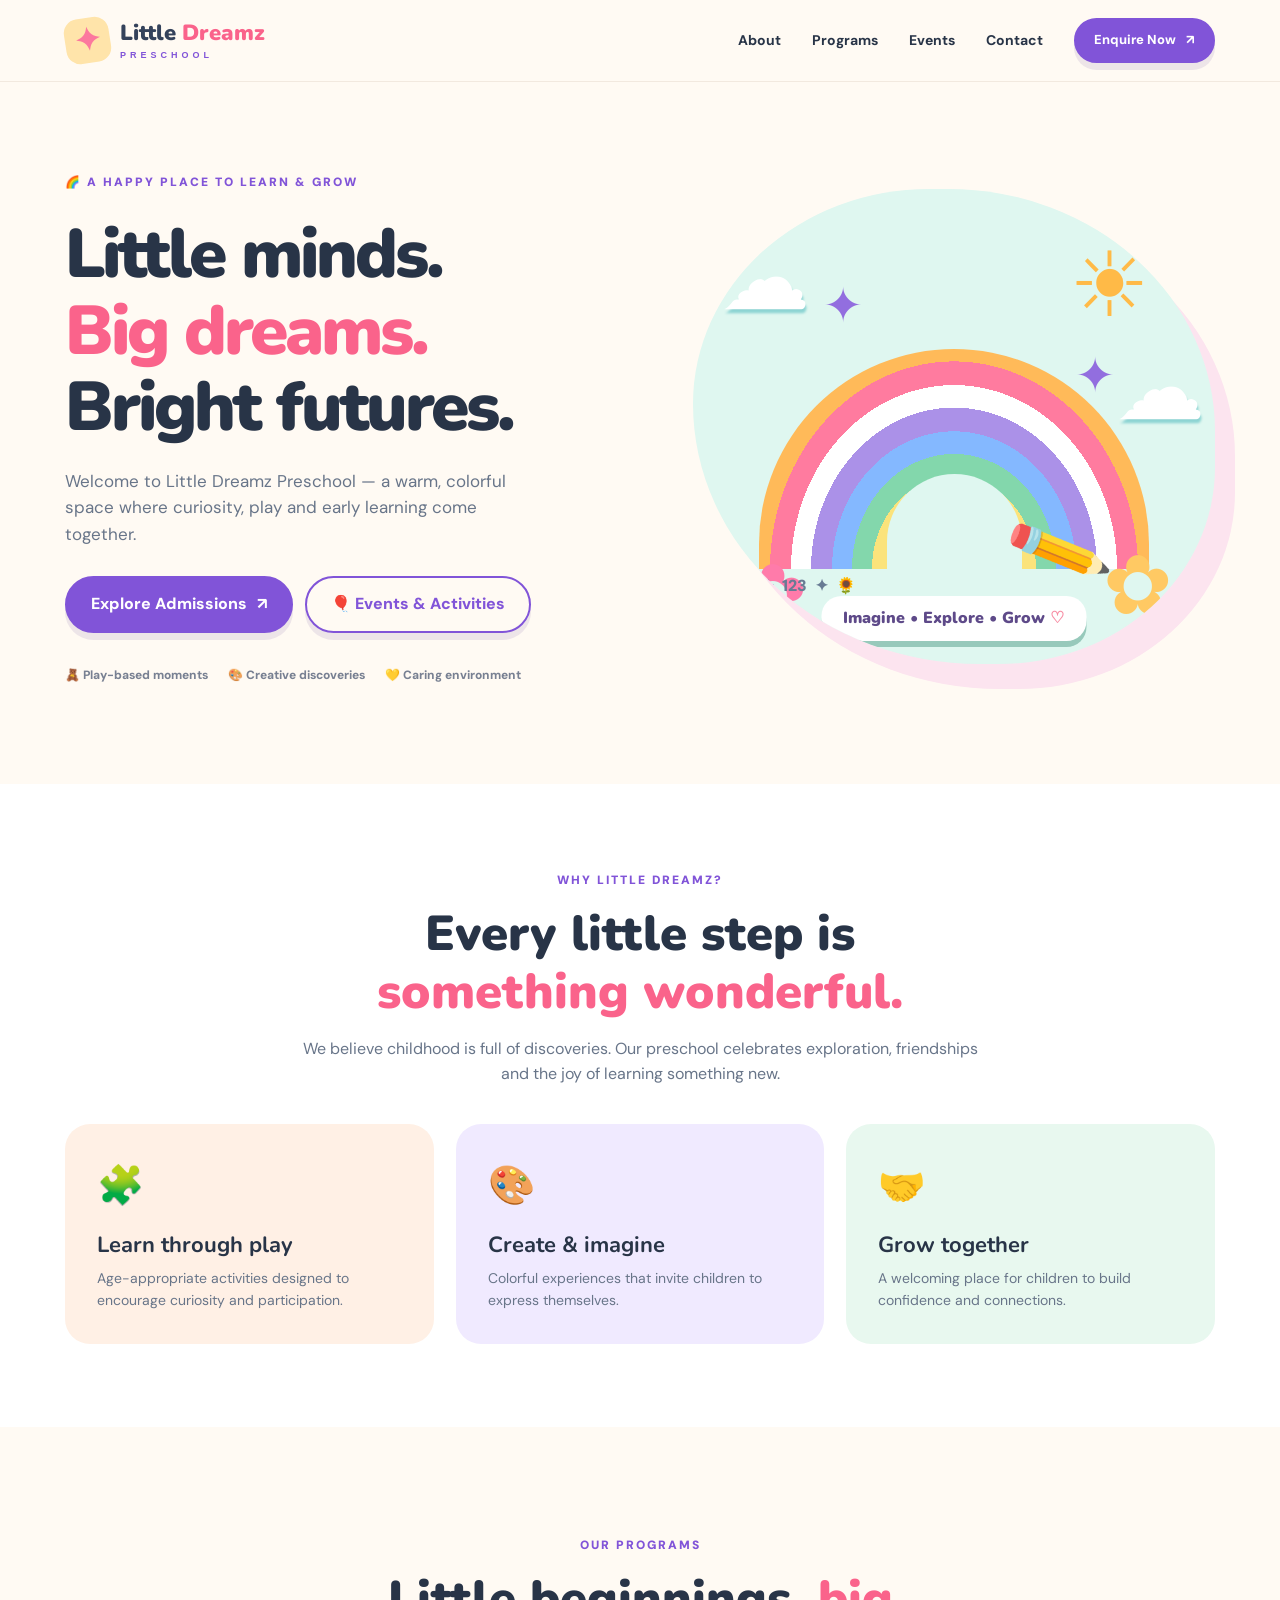
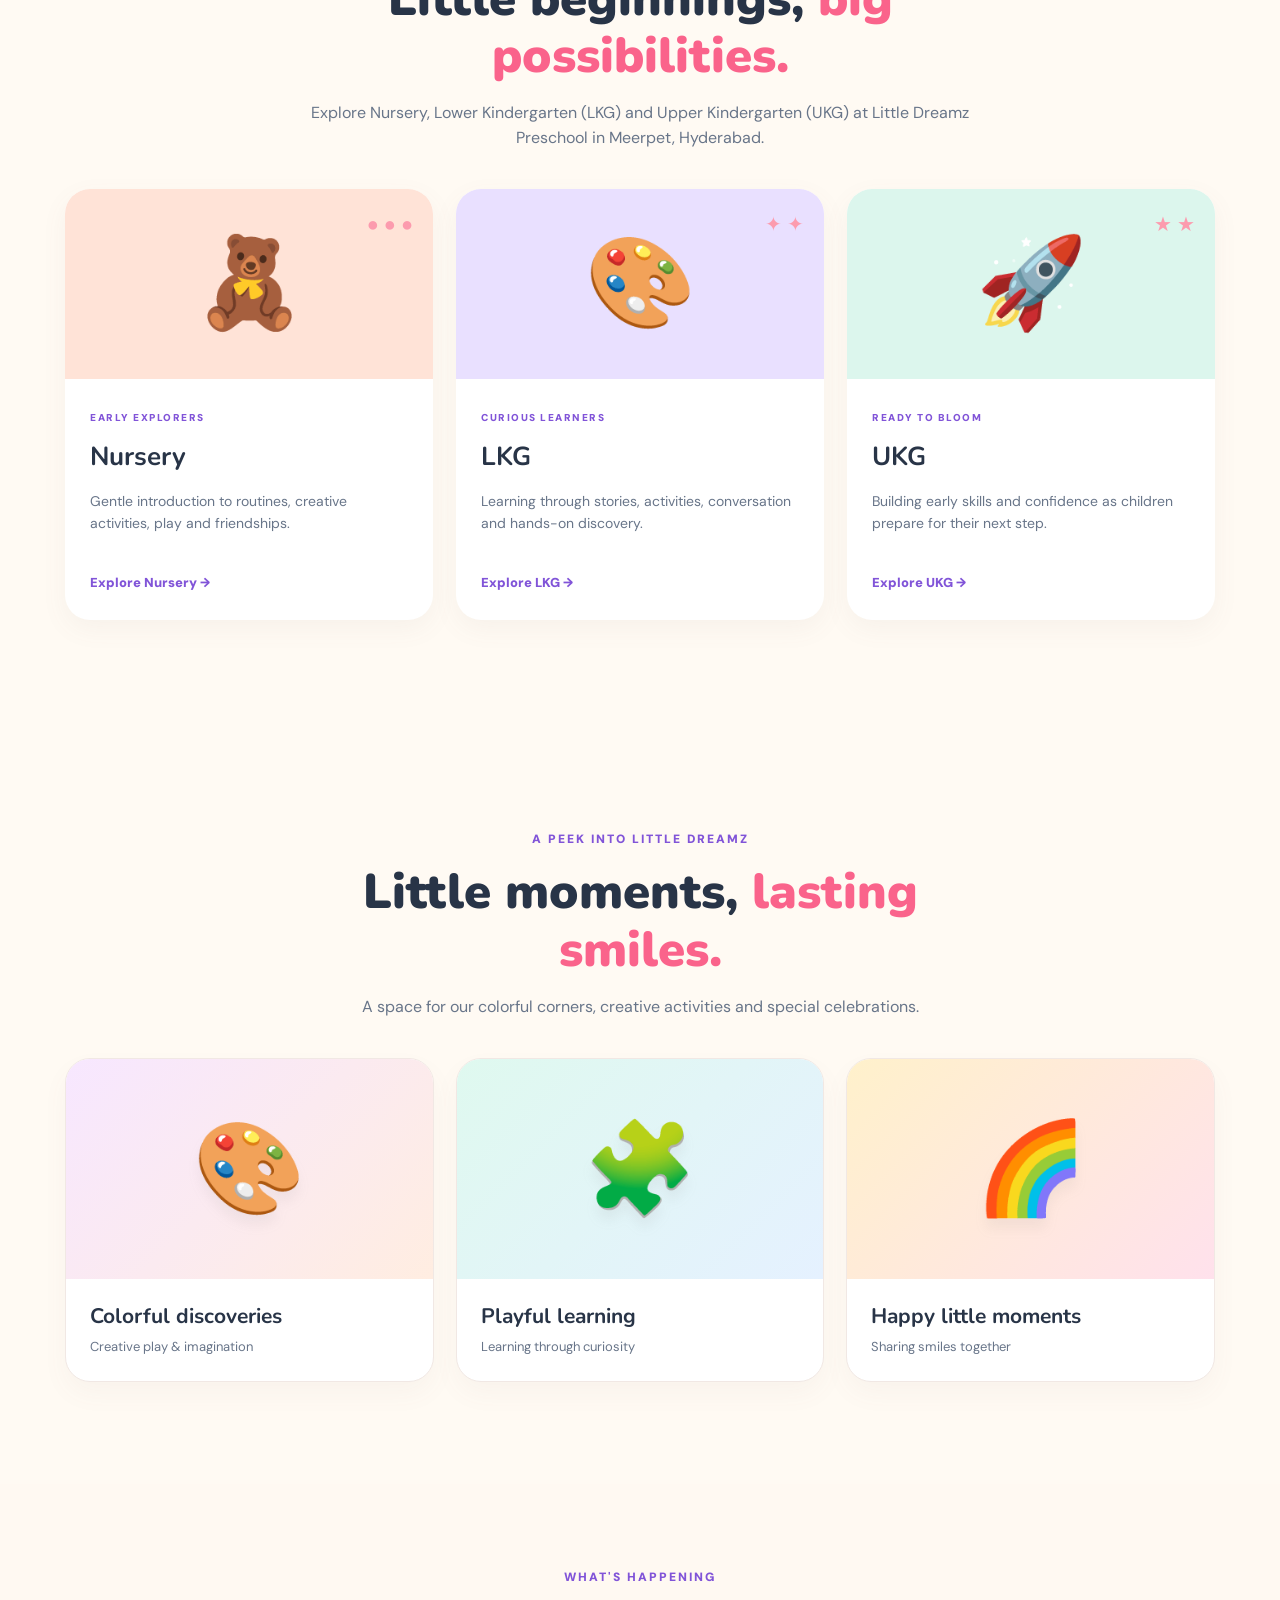
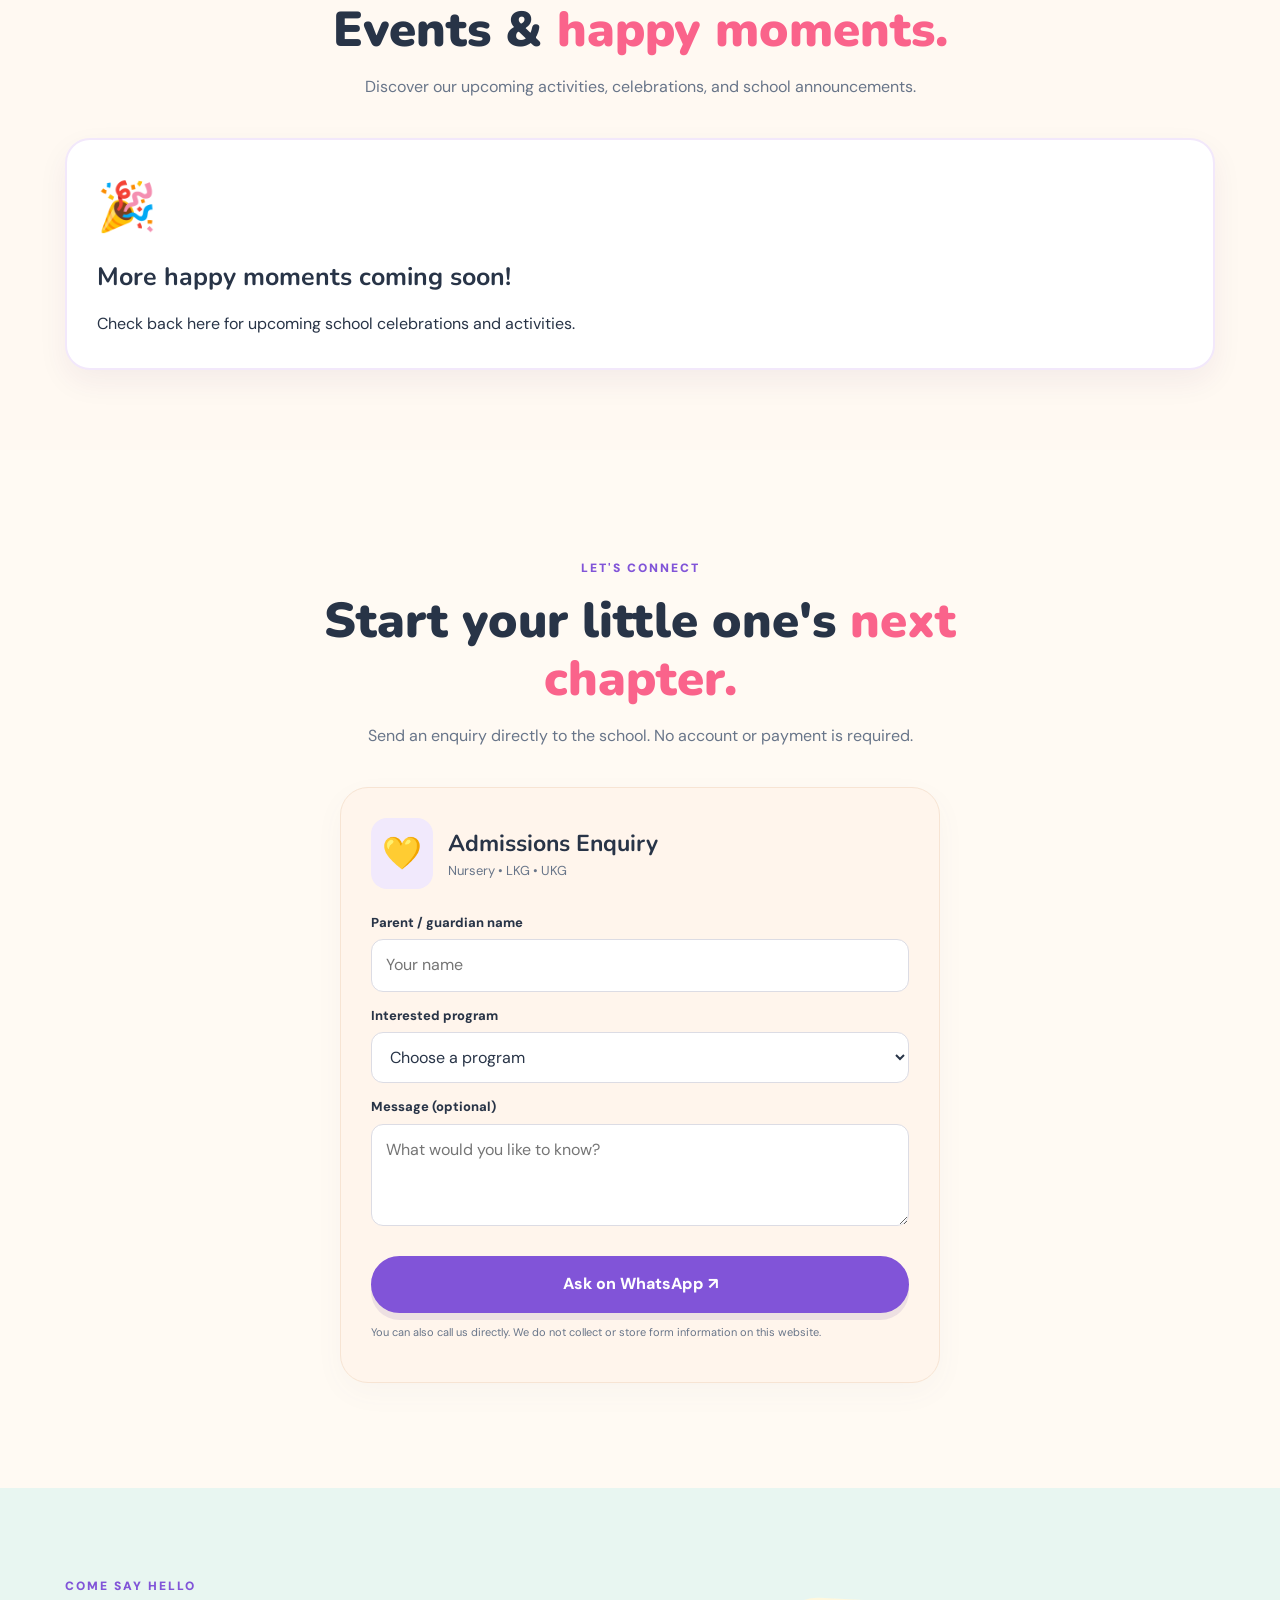
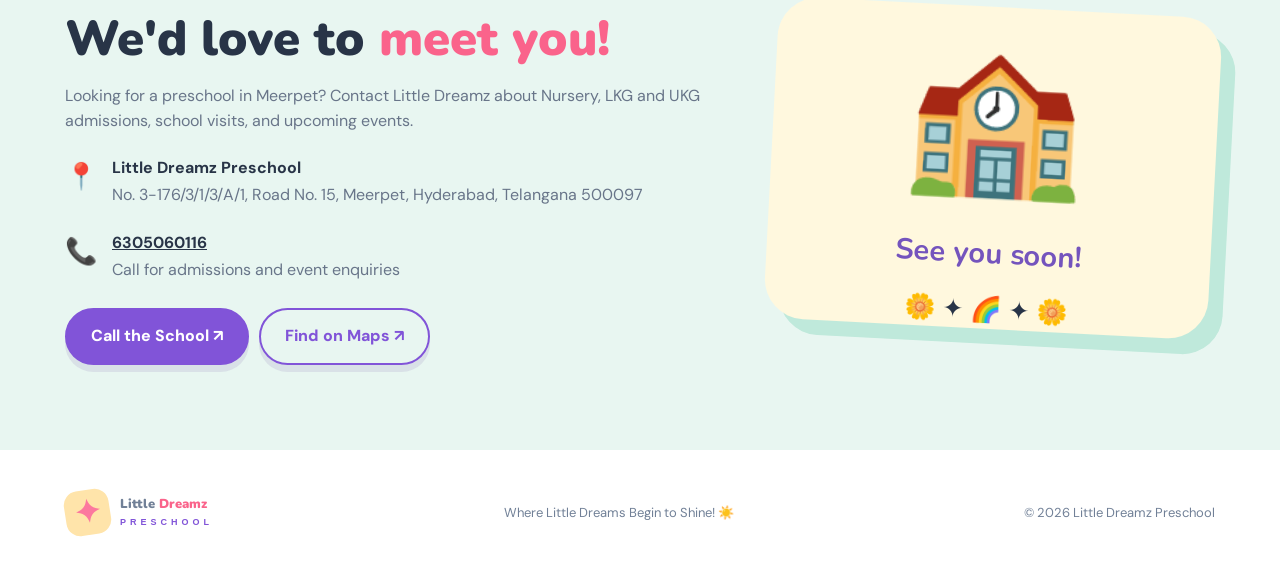
<file: index.html>
<!doctype html>
<html lang="en-IN">
<head>
<meta charset="utf-8"><meta name="viewport" content="width=device-width,initial-scale=1">
<meta name="theme-color" content="#fff9f2">
<link rel="canonical" href="https://littledreamz.co.in/">
<meta property="og:url" content="https://littledreamz.co.in/">
<meta property="og:site_name" content="Little Dreamz Preschool">
<meta property="og:locale" content="en_IN">
<meta name="robots" content="index, follow, max-image-preview:large">
<title>Preschool in Meerpet, Hyderabad | Little Dreamz Nursery, LKG & UKG</title>
<meta name="description" content="Little Dreamz Preschool in Meerpet, Hyderabad offers Nursery, LKG and UKG. Explore our programs, upcoming activities and admissions enquiries.">
<meta property="og:type" content="website"><meta property="og:title" content="Little Dreamz Preschool | Where Little Dreams Begin to Shine"><meta property="og:description" content="Joyful early learning, Nursery • LKG • UKG, admissions enquiries and school events in Meerpet, Hyderabad.">
<link rel="icon" href="favicon.svg" type="image/svg+xml"><link rel="stylesheet" href="styles.css">
<script id="schoolJsonLd" type="application/ld+json">{"@context": "https://schema.org", "@type": "Preschool", "@id": "https://littledreamz.co.in/#school", "name": "Little Dreamz Preschool", "url": "https://littledreamz.co.in/", "description": "Little Dreamz Preschool in Meerpet, Hyderabad offers Nursery, LKG and UKG programs.", "telephone": "+916305060116", "address": {"@type": "PostalAddress", "streetAddress": "No. 3-176/3/1/3/A/1, Road No. 15, Meerpet", "addressLocality": "Hyderabad", "addressRegion": "Telangana", "postalCode": "500097", "addressCountry": "IN"}, "hasOfferCatalog": {"@type": "OfferCatalog", "name": "Early childhood programs", "itemListElement": [{"@type": "OfferCatalog", "name": "Nursery", "url": "https://littledreamz.co.in/nursery/"}, {"@type": "OfferCatalog", "name": "LKG", "url": "https://littledreamz.co.in/lkg/"}, {"@type": "OfferCatalog", "name": "UKG", "url": "https://littledreamz.co.in/ukg/"}]}}</script>
</head>
<body>
<a class="skip" href="#main">Skip to content</a>
<div class="announce" id="siteAnnouncement" hidden></div>
<header class="site-header"><nav class="nav container" aria-label="Main navigation"><a class="brand" href="#home" aria-label="Little Dreamz home"><span class="brand-mark">✦</span><span>Little <em>Dreamz</em><small>PRESCHOOL</small></span></a><button class="menu-toggle" aria-label="Open menu" aria-expanded="false">☰</button><div class="navlinks" id="navlinks"><a href="#about">About</a><a href="#programs">Programs</a><a href="#events">Events</a><a href="#contact">Contact</a><a class="btn btn-small" href="#admissions">Enquire Now <span>↗</span></a></div></nav></header>
<main id="main"><section class="hero container" id="home"><div class="hero-text"><div class="eyebrow" id="heroEyebrow">🌈 A HAPPY PLACE TO LEARN & GROW</div><h1><span id="heroLine1">Little minds.</span><br><span id="heroLine2">Big dreams.</span><br><span id="heroLine3">Bright futures.</span></h1><p id="heroDescription">Welcome to Little Dreamz Preschool — a warm, colorful space where curiosity, play and early learning come together.</p><div class="hero-actions"><a class="btn" href="#admissions">Explore Admissions <span>↗</span></a><a class="btn btn-outline" href="#events">🎈 Events & Activities</a></div><div class="hero-proof"><span>🧸 Play-based moments</span><span>🎨 Creative discoveries</span><span>💛 Caring environment</span></div></div><div class="hero-art" role="img" aria-label="Playful illustration of rainbow, smiling sun, stars and school supplies"><div class="sun">☀</div><div class="cloud cloud-one">☁</div><div class="cloud cloud-two">☁</div><div class="rainbow"><div class="rainbow-inner"></div></div><div class="hero-flower flower-one">✿</div><div class="hero-flower flower-two">✿</div><div class="hero-star star-one">✦</div><div class="hero-star star-two">✦</div><div class="pencil">✏️</div><div class="art-note">Imagine • Explore • Grow <span>♡</span></div><div class="art-bottom">ABC&nbsp; ✦ &nbsp;123&nbsp; ✦ &nbsp;🌻</div></div></section>
<section class="values" id="about"><div class="container"><div class="section-intro"><span class="eyebrow">WHY LITTLE DREAMZ?</span><h2>Every little step is <em>something wonderful.</em></h2><p>We believe childhood is full of discoveries. Our preschool celebrates exploration, friendships and the joy of learning something new.</p></div><div class="value-grid"><article class="value-card peach"><div class="value-icon">🧩</div><h3>Learn through play</h3><p>Age-appropriate activities designed to encourage curiosity and participation.</p></article><article class="value-card lavender"><div class="value-icon">🎨</div><h3>Create & imagine</h3><p>Colorful experiences that invite children to express themselves.</p></article><article class="value-card mint"><div class="value-icon">🤝</div><h3>Grow together</h3><p>A welcoming place for children to build confidence and connections.</p></article></div></div></section>
<section class="programs container" id="programs"><div class="section-intro"><span class="eyebrow">OUR PROGRAMS</span><h2>Little beginnings, <em>big possibilities.</em></h2><p>Explore Nursery, Lower Kindergarten (LKG) and Upper Kindergarten (UKG) at Little Dreamz Preschool in Meerpet, Hyderabad.</p></div><div class="program-grid"><article class="program-card"><div class="program-visual nursery">🧸<span class="dots">● ● ●</span></div><div class="program-body"><span class="program-tag">EARLY EXPLORERS</span><h3>Nursery</h3><p id="nurseryDescription">Gentle introduction to routines, creative activities, play and friendships.</p><a href="nursery/">Explore Nursery →</a></div></article><article class="program-card"><div class="program-visual lkg">🎨<span class="dots">✦ ✦</span></div><div class="program-body"><span class="program-tag">CURIOUS LEARNERS</span><h3>LKG</h3><p id="lkgDescription">Learning through stories, activities, conversation and hands-on discovery.</p><a href="lkg/">Explore LKG →</a></div></article><article class="program-card"><div class="program-visual ukg">🚀<span class="dots">★ ★</span></div><div class="program-body"><span class="program-tag">READY TO BLOOM</span><h3>UKG</h3><p id="ukgDescription">Building early skills and confidence as children prepare for their next step.</p><a href="ukg/">Explore UKG →</a></div></article></div></section>
<section class="moments container" id="moments"><div class="section-intro"><span class="eyebrow">A PEEK INTO LITTLE DREAMZ</span><h2>Little moments, <em>lasting smiles.</em></h2><p id="galleryIntro">A space for our colorful corners, creative activities and special celebrations.</p></div><div id="galleryGrid" class="gallery-grid"></div></section>
<section class="events-section" id="events"><div class="container"><div class="section-intro"><span class="eyebrow">WHAT'S HAPPENING</span><h2>Events & <em>happy moments.</em></h2><p>Discover our upcoming activities, celebrations, and school announcements.</p></div><div id="eventCards" class="event-grid" aria-live="polite"></div></div></section>
<section class="enquiries container" id="admissions"><div class="section-intro"><span class="eyebrow">LET'S CONNECT</span><h2>Start your little one's <em>next chapter.</em></h2><p>Send an enquiry directly to the school. No account or payment is required.</p></div><div class="forms-grid"><div class="form-panel" id="camp-register"><div class="form-top"><span>🎈</span><div><h3 id="eventFormTitle">Event Registration</h3><p id="eventFormSub">Free family activities</p></div></div><form id="campForm"><label for="parentCamp">Parent / guardian name</label><input id="parentCamp" name="parent" required maxlength="80" autocomplete="name" placeholder="Your name"><label for="ageCamp">Child's age</label><select id="ageCamp" required name="age"><option value="">Select age</option><option>3 years</option><option>4 years</option><option>5 years</option><option>6 years</option></select><label for="dayCamp">Preferred date / day</label><select id="dayCamp" name="day" required></select><button class="btn full" type="submit">Continue on WhatsApp ↗</button><p class="form-note">Opens WhatsApp with a prepared message. Registration is sent only after you press Send in WhatsApp. Please confirm availability with the school.</p></form></div><div class="form-panel form-panel-secondary"><div class="form-top"><span>💛</span><div><h3>Admissions Enquiry</h3><p>Nursery • LKG • UKG</p></div></div><form id="admissionForm"><label for="parentAdmission">Parent / guardian name</label><input id="parentAdmission" required maxlength="80" autocomplete="name" placeholder="Your name"><label for="programAdmission">Interested program</label><select id="programAdmission" required><option value="">Choose a program</option><option>Nursery</option><option>LKG</option><option>UKG</option></select><label for="questionAdmission">Message (optional)</label><textarea id="questionAdmission" rows="3" maxlength="300" placeholder="What would you like to know?"></textarea><button class="btn full" type="submit">Ask on WhatsApp ↗</button><p class="form-note">You can also call us directly. We do not collect or store form information on this website.</p></form></div></div></section>
<section class="contact" id="contact"><div class="container contact-inner"><div><span class="eyebrow">COME SAY HELLO</span><h2>We'd love to <em>meet you!</em></h2><p>Looking for a preschool in Meerpet? Contact Little Dreamz about Nursery, LKG and UKG admissions, school visits, and upcoming events.</p><div class="contact-method"><span>📍</span><div><strong>Little Dreamz Preschool</strong><p id="contactAddress">Road No. 15, Meerpet, Hyderabad, Telangana 500097</p></div></div><div class="contact-method"><span>📞</span><div><strong><a id="contactPhone" href="tel:+916305060116">6305060116</a></strong><p>Call for admissions and event enquiries</p></div></div><div class="contact-buttons"><a class="btn" id="callButton" href="tel:+916305060116">Call the School ↗</a><a class="btn btn-outline" id="mapsButton" href="https://www.google.com/maps/search/?api=1&query=Little+Dreamz+Preschool+Meerpet+Hyderabad" target="_blank" rel="noopener">Find on Maps ↗</a></div></div><div class="contact-art" aria-hidden="true"><span>🏫</span><b>See you soon!</b><div>🌼 ✦ 🌈 ✦ 🌼</div></div></div></section></main>
<footer><div class="container footer-inner"><a class="brand" href="#home"><span class="brand-mark">✦</span><span>Little <em>Dreamz</em><small>PRESCHOOL</small></span></a><p id="footerTagline">Where little dreams begin to shine. ☀️</p><span>© <span id="year">2026</span> Little Dreamz Preschool</span></div></footer>
<script src="site-data.js"></script><script src="script.js"></script>
</body></html>
</file>
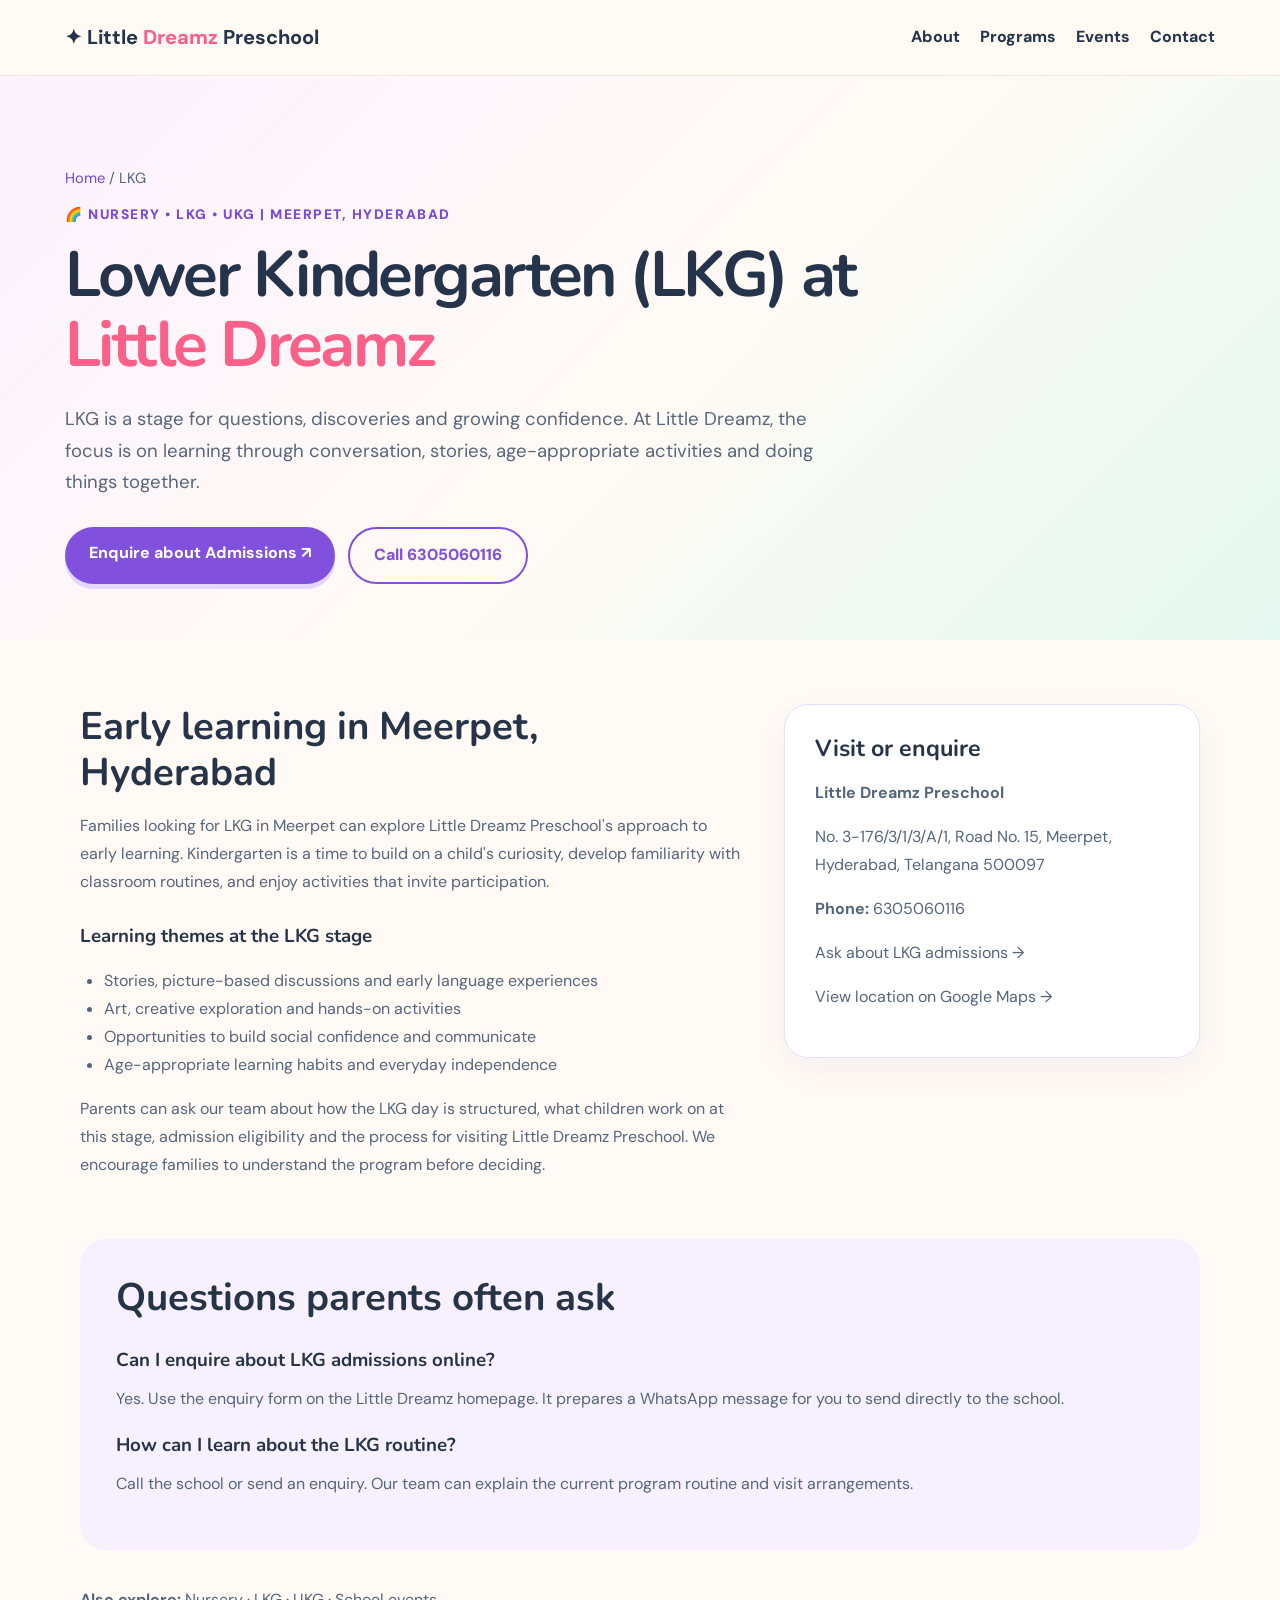
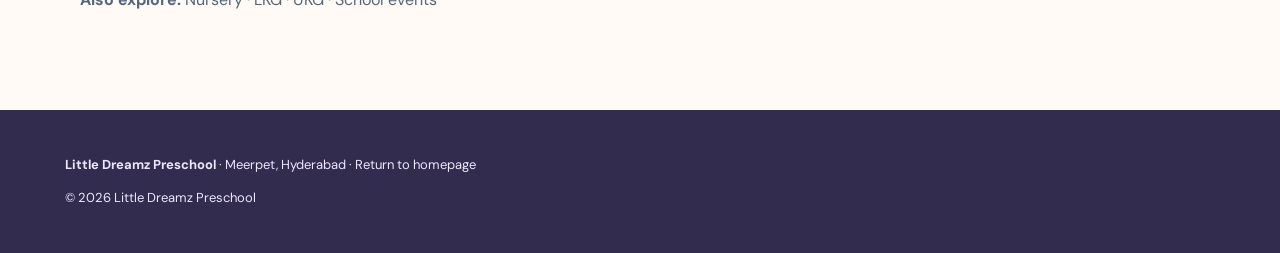
<file: lkg/index.html>
<!doctype html>
<html lang="en-IN">
<head>
<meta charset="utf-8">
<meta name="viewport" content="width=device-width, initial-scale=1">
<meta name="theme-color" content="#fff9f2">
<meta name="robots" content="index,follow">
<title>LKG School in Meerpet | Little Dreamz Preschool</title>
<meta name="description" content="Learn about Lower Kindergarten (LKG) at Little Dreamz Preschool, Meerpet, Hyderabad. Enquire about early learning activities and LKG admissions.">
<link rel="canonical" href="https://littledreamz.co.in/lkg/">
<meta property="og:type" content="website">
<meta property="og:site_name" content="Little Dreamz Preschool">
<meta property="og:title" content="LKG School in Meerpet | Little Dreamz Preschool">
<meta property="og:description" content="Learn about Lower Kindergarten (LKG) at Little Dreamz Preschool, Meerpet, Hyderabad. Enquire about early learning activities and LKG admissions.">
<meta property="og:url" content="https://littledreamz.co.in/lkg/">
<link rel="icon" href="../favicon.svg" type="image/svg+xml">
<link rel="stylesheet" href="../styles.css">
<link rel="stylesheet" href="../seo-pages.css">
<script type="application/ld+json">{"@context": "https://schema.org", "@type": "WebPage", "name": "LKG at Little Dreamz Preschool", "url": "https://littledreamz.co.in/lkg/", "about": {"@id": "https://littledreamz.co.in/#school"}}</script>
</head>
<body class="seo-page">
<a class="skip" href="#main">Skip to content</a>
<header class="site-header">
 <nav class="container seo-nav" aria-label="Main navigation">
  <a class="seo-brand" href="../">✦ Little <span>Dreamz</span> Preschool</a>
  <div class="seo-navlinks"><a href="../#about">About</a><a href="../#programs">Programs</a><a href="../#events">Events</a><a href="../#contact">Contact</a></div>
 </nav>
</header>
<main id="main">
 <section class="seo-hero"><div class="container">
  <p class="seo-breadcrumb"><a href="../">Home</a> / LKG</p>
  <p class="seo-kicker">🌈 Nursery • LKG • UKG | Meerpet, Hyderabad</p>
  <h1>Lower Kindergarten (LKG) at <em>Little Dreamz</em></h1>
  <p class="seo-lead">LKG is a stage for questions, discoveries and growing confidence. At Little Dreamz, the focus is on learning through conversation, stories, age-appropriate activities and doing things together.</p>
  <div class="seo-cta"><a class="seo-button" href="../#admissions">Enquire about Admissions ↗</a><a class="seo-button ghost" href="tel:+916305060116">Call 6305060116</a></div>
 </div></section>
 <div class="container seo-content">
  <div class="seo-two-col">
   <div><h2>Early learning in Meerpet, Hyderabad</h2><p>Families looking for LKG in Meerpet can explore Little Dreamz Preschool's approach to early learning. Kindergarten is a time to build on a child's curiosity, develop familiarity with classroom routines, and enjoy activities that invite participation.</p>
    <h3>Learning themes at the LKG stage</h3><ul><li>Stories, picture-based discussions and early language experiences</li><li>Art, creative exploration and hands-on activities</li><li>Opportunities to build social confidence and communicate</li><li>Age-appropriate learning habits and everyday independence</li></ul>
    <p>Parents can ask our team about how the LKG day is structured, what children work on at this stage, admission eligibility and the process for visiting Little Dreamz Preschool. We encourage families to understand the program before deciding.</p>
   </div>
   <aside class="seo-card">
    <h2>Visit or enquire</h2><p><strong>Little Dreamz Preschool</strong></p>
    <p>No. 3-176/3/1/3/A/1, Road No. 15, Meerpet, Hyderabad, Telangana 500097</p>
    <p><strong>Phone:</strong> <a href="tel:+916305060116">6305060116</a></p>
    <p><a href="../#admissions">Ask about LKG admissions →</a></p>
    <p><a href="https://www.google.com/maps/search/?api=1&amp;query=Little+Dreamz+Preschool+Meerpet+Hyderabad" target="_blank" rel="noopener">View location on Google Maps →</a></p>
   </aside>
  </div>
  <section class="seo-faq" aria-label="Frequently asked questions"><h2>Questions parents often ask</h2>
  <h3>Can I enquire about LKG admissions online?</h3><p>Yes. Use the enquiry form on the Little Dreamz homepage. It prepares a WhatsApp message for you to send directly to the school.</p>
  <h3>How can I learn about the LKG routine?</h3><p>Call the school or send an enquiry. Our team can explain the current program routine and visit arrangements.</p>
  </section>
  <p style="margin-top:36px"><strong>Also explore:</strong> <a href="../nursery/">Nursery</a> · <a href="../lkg/">LKG</a> · <a href="../ukg/">UKG</a> · <a href="../#events">School events</a></p>
 </div>
</main>
<footer class="seo-footer"><div class="container"><p><strong>Little Dreamz Preschool</strong> · Meerpet, Hyderabad · <a href="../">Return to homepage</a></p><p>© 2026 Little Dreamz Preschool</p></div></footer>
</body>
</html>
</file>
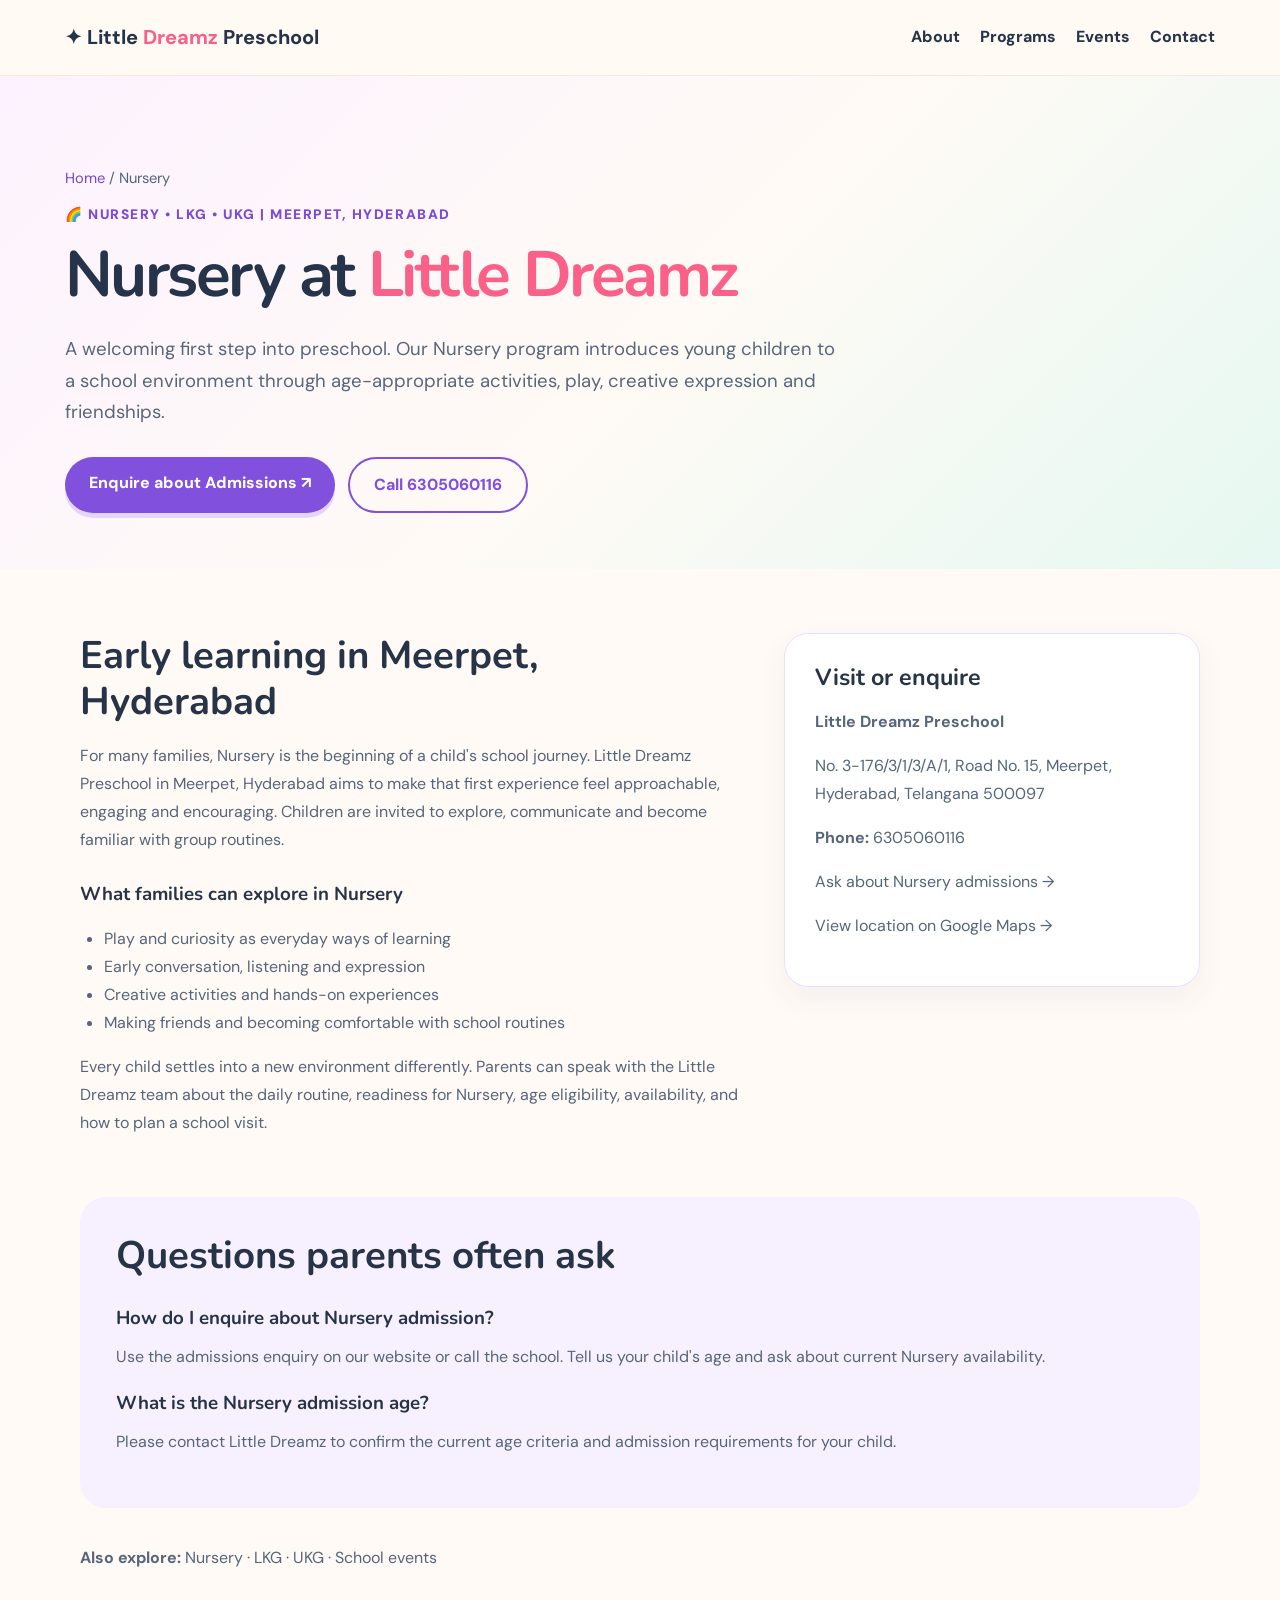
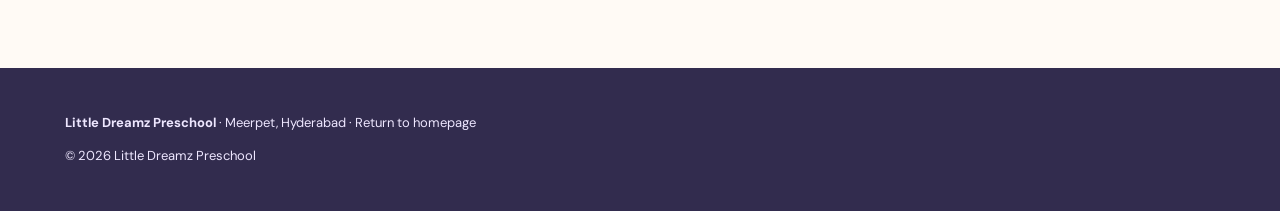
<file: nursery/index.html>
<!doctype html>
<html lang="en-IN">
<head>
<meta charset="utf-8">
<meta name="viewport" content="width=device-width, initial-scale=1">
<meta name="theme-color" content="#fff9f2">
<meta name="robots" content="index,follow">
<title>Nursery School in Meerpet | Little Dreamz Preschool</title>
<meta name="description" content="Explore Nursery at Little Dreamz Preschool in Meerpet, Hyderabad. Find out about play-based early learning and enquire about Nursery admissions.">
<link rel="canonical" href="https://littledreamz.co.in/nursery/">
<meta property="og:type" content="website">
<meta property="og:site_name" content="Little Dreamz Preschool">
<meta property="og:title" content="Nursery School in Meerpet | Little Dreamz Preschool">
<meta property="og:description" content="Explore Nursery at Little Dreamz Preschool in Meerpet, Hyderabad. Find out about play-based early learning and enquire about Nursery admissions.">
<meta property="og:url" content="https://littledreamz.co.in/nursery/">
<link rel="icon" href="../favicon.svg" type="image/svg+xml">
<link rel="stylesheet" href="../styles.css">
<link rel="stylesheet" href="../seo-pages.css">
<script type="application/ld+json">{"@context": "https://schema.org", "@type": "WebPage", "name": "Nursery at Little Dreamz Preschool", "url": "https://littledreamz.co.in/nursery/", "about": {"@id": "https://littledreamz.co.in/#school"}}</script>
</head>
<body class="seo-page">
<a class="skip" href="#main">Skip to content</a>
<header class="site-header">
 <nav class="container seo-nav" aria-label="Main navigation">
  <a class="seo-brand" href="../">✦ Little <span>Dreamz</span> Preschool</a>
  <div class="seo-navlinks"><a href="../#about">About</a><a href="../#programs">Programs</a><a href="../#events">Events</a><a href="../#contact">Contact</a></div>
 </nav>
</header>
<main id="main">
 <section class="seo-hero"><div class="container">
  <p class="seo-breadcrumb"><a href="../">Home</a> / Nursery</p>
  <p class="seo-kicker">🌈 Nursery • LKG • UKG | Meerpet, Hyderabad</p>
  <h1>Nursery at <em>Little Dreamz</em></h1>
  <p class="seo-lead">A welcoming first step into preschool. Our Nursery program introduces young children to a school environment through age-appropriate activities, play, creative expression and friendships.</p>
  <div class="seo-cta"><a class="seo-button" href="../#admissions">Enquire about Admissions ↗</a><a class="seo-button ghost" href="tel:+916305060116">Call 6305060116</a></div>
 </div></section>
 <div class="container seo-content">
  <div class="seo-two-col">
   <div><h2>Early learning in Meerpet, Hyderabad</h2><p>For many families, Nursery is the beginning of a child's school journey. Little Dreamz Preschool in Meerpet, Hyderabad aims to make that first experience feel approachable, engaging and encouraging. Children are invited to explore, communicate and become familiar with group routines.</p>
    <h3>What families can explore in Nursery</h3><ul><li>Play and curiosity as everyday ways of learning</li><li>Early conversation, listening and expression</li><li>Creative activities and hands-on experiences</li><li>Making friends and becoming comfortable with school routines</li></ul>
    <p>Every child settles into a new environment differently. Parents can speak with the Little Dreamz team about the daily routine, readiness for Nursery, age eligibility, availability, and how to plan a school visit.</p>
   </div>
   <aside class="seo-card">
    <h2>Visit or enquire</h2><p><strong>Little Dreamz Preschool</strong></p>
    <p>No. 3-176/3/1/3/A/1, Road No. 15, Meerpet, Hyderabad, Telangana 500097</p>
    <p><strong>Phone:</strong> <a href="tel:+916305060116">6305060116</a></p>
    <p><a href="../#admissions">Ask about Nursery admissions →</a></p>
    <p><a href="https://www.google.com/maps/search/?api=1&amp;query=Little+Dreamz+Preschool+Meerpet+Hyderabad" target="_blank" rel="noopener">View location on Google Maps →</a></p>
   </aside>
  </div>
  <section class="seo-faq" aria-label="Frequently asked questions"><h2>Questions parents often ask</h2>
  <h3>How do I enquire about Nursery admission?</h3><p>Use the admissions enquiry on our website or call the school. Tell us your child&#x27;s age and ask about current Nursery availability.</p>
  <h3>What is the Nursery admission age?</h3><p>Please contact Little Dreamz to confirm the current age criteria and admission requirements for your child.</p>
  </section>
  <p style="margin-top:36px"><strong>Also explore:</strong> <a href="../nursery/">Nursery</a> · <a href="../lkg/">LKG</a> · <a href="../ukg/">UKG</a> · <a href="../#events">School events</a></p>
 </div>
</main>
<footer class="seo-footer"><div class="container"><p><strong>Little Dreamz Preschool</strong> · Meerpet, Hyderabad · <a href="../">Return to homepage</a></p><p>© 2026 Little Dreamz Preschool</p></div></footer>
</body>
</html>
</file>
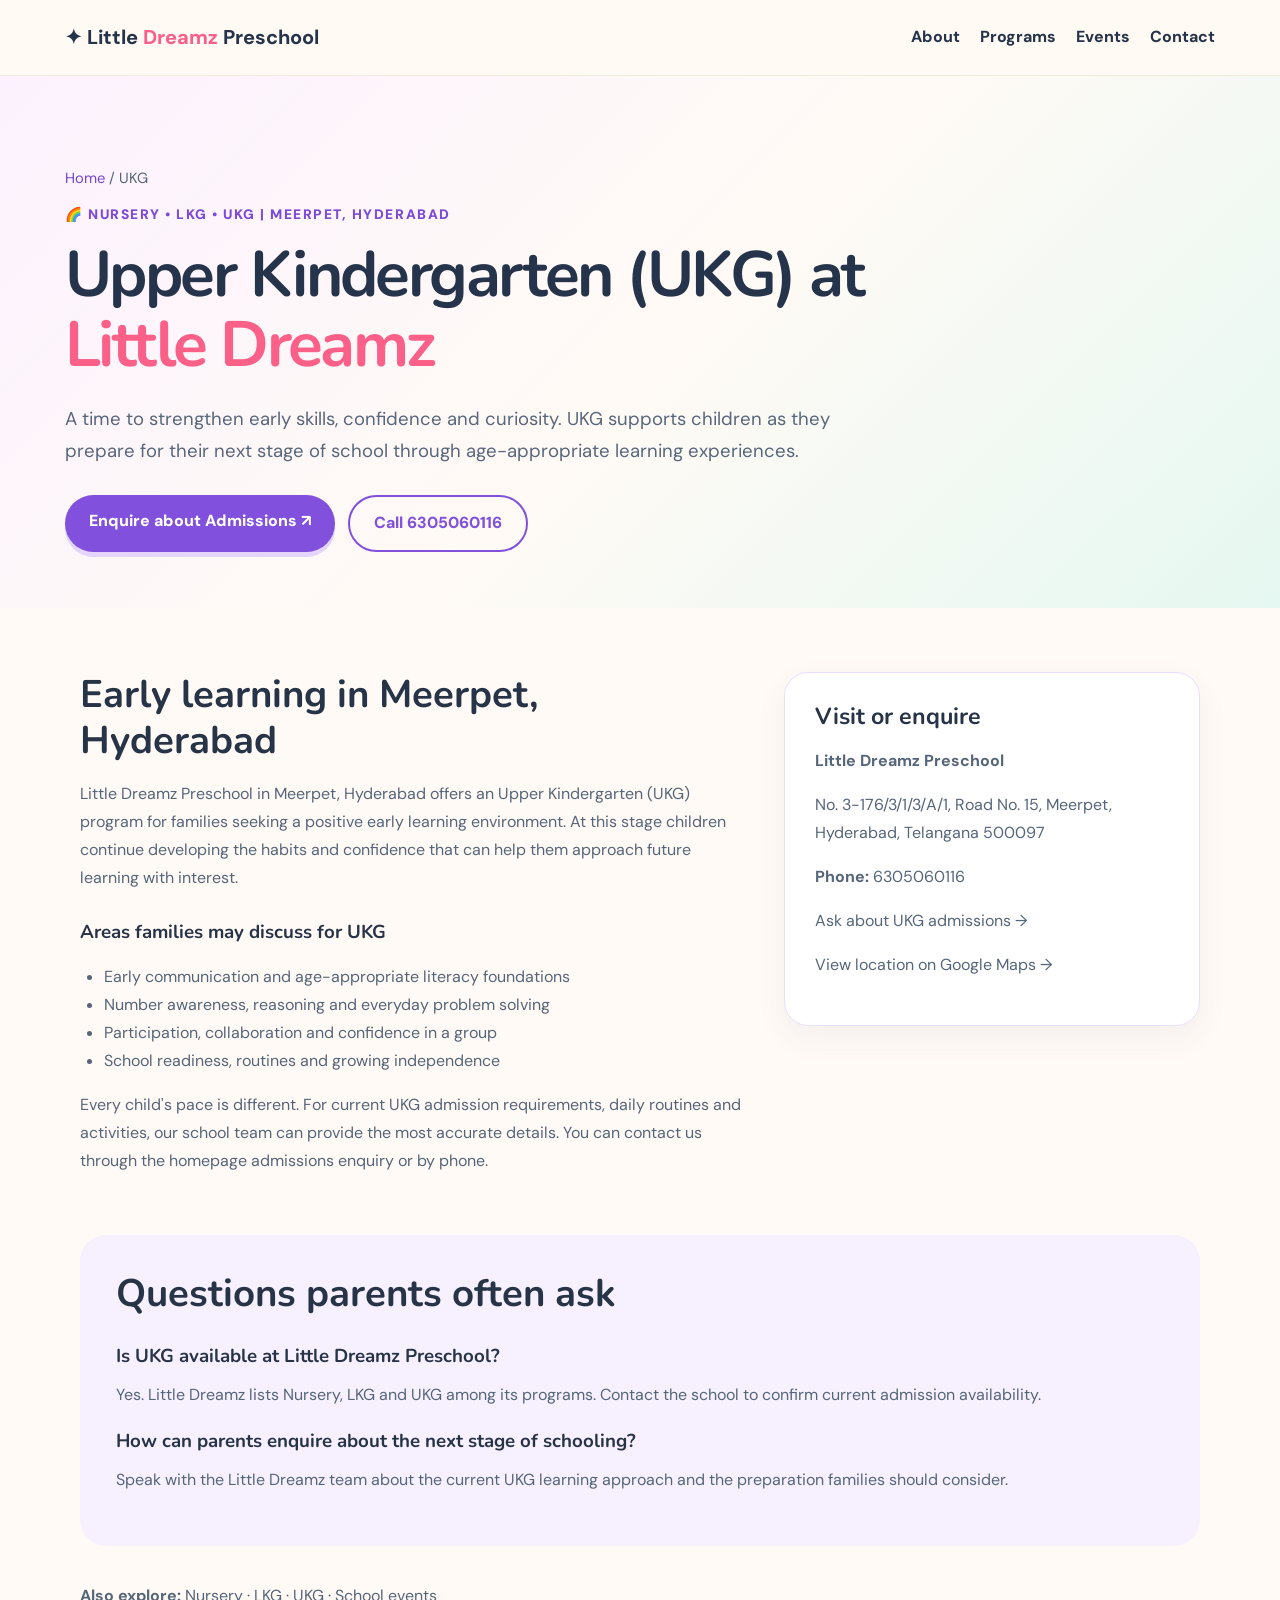
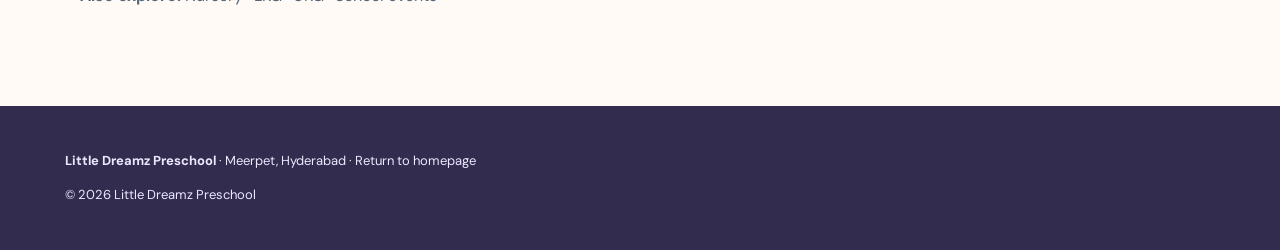
<file: ukg/index.html>
<!doctype html>
<html lang="en-IN">
<head>
<meta charset="utf-8">
<meta name="viewport" content="width=device-width, initial-scale=1">
<meta name="theme-color" content="#fff9f2">
<meta name="robots" content="index,follow">
<title>UKG School in Meerpet | Little Dreamz Preschool</title>
<meta name="description" content="Explore Upper Kindergarten (UKG) at Little Dreamz Preschool in Meerpet, Hyderabad. Ask about school readiness, learning activities and UKG admissions.">
<link rel="canonical" href="https://littledreamz.co.in/ukg/">
<meta property="og:type" content="website">
<meta property="og:site_name" content="Little Dreamz Preschool">
<meta property="og:title" content="UKG School in Meerpet | Little Dreamz Preschool">
<meta property="og:description" content="Explore Upper Kindergarten (UKG) at Little Dreamz Preschool in Meerpet, Hyderabad. Ask about school readiness, learning activities and UKG admissions.">
<meta property="og:url" content="https://littledreamz.co.in/ukg/">
<link rel="icon" href="../favicon.svg" type="image/svg+xml">
<link rel="stylesheet" href="../styles.css">
<link rel="stylesheet" href="../seo-pages.css">
<script type="application/ld+json">{"@context": "https://schema.org", "@type": "WebPage", "name": "UKG at Little Dreamz Preschool", "url": "https://littledreamz.co.in/ukg/", "about": {"@id": "https://littledreamz.co.in/#school"}}</script>
</head>
<body class="seo-page">
<a class="skip" href="#main">Skip to content</a>
<header class="site-header">
 <nav class="container seo-nav" aria-label="Main navigation">
  <a class="seo-brand" href="../">✦ Little <span>Dreamz</span> Preschool</a>
  <div class="seo-navlinks"><a href="../#about">About</a><a href="../#programs">Programs</a><a href="../#events">Events</a><a href="../#contact">Contact</a></div>
 </nav>
</header>
<main id="main">
 <section class="seo-hero"><div class="container">
  <p class="seo-breadcrumb"><a href="../">Home</a> / UKG</p>
  <p class="seo-kicker">🌈 Nursery • LKG • UKG | Meerpet, Hyderabad</p>
  <h1>Upper Kindergarten (UKG) at <em>Little Dreamz</em></h1>
  <p class="seo-lead">A time to strengthen early skills, confidence and curiosity. UKG supports children as they prepare for their next stage of school through age-appropriate learning experiences.</p>
  <div class="seo-cta"><a class="seo-button" href="../#admissions">Enquire about Admissions ↗</a><a class="seo-button ghost" href="tel:+916305060116">Call 6305060116</a></div>
 </div></section>
 <div class="container seo-content">
  <div class="seo-two-col">
   <div><h2>Early learning in Meerpet, Hyderabad</h2><p>Little Dreamz Preschool in Meerpet, Hyderabad offers an Upper Kindergarten (UKG) program for families seeking a positive early learning environment. At this stage children continue developing the habits and confidence that can help them approach future learning with interest.</p>
    <h3>Areas families may discuss for UKG</h3><ul><li>Early communication and age-appropriate literacy foundations</li><li>Number awareness, reasoning and everyday problem solving</li><li>Participation, collaboration and confidence in a group</li><li>School readiness, routines and growing independence</li></ul>
    <p>Every child's pace is different. For current UKG admission requirements, daily routines and activities, our school team can provide the most accurate details. You can contact us through the homepage admissions enquiry or by phone.</p>
   </div>
   <aside class="seo-card">
    <h2>Visit or enquire</h2><p><strong>Little Dreamz Preschool</strong></p>
    <p>No. 3-176/3/1/3/A/1, Road No. 15, Meerpet, Hyderabad, Telangana 500097</p>
    <p><strong>Phone:</strong> <a href="tel:+916305060116">6305060116</a></p>
    <p><a href="../#admissions">Ask about UKG admissions →</a></p>
    <p><a href="https://www.google.com/maps/search/?api=1&amp;query=Little+Dreamz+Preschool+Meerpet+Hyderabad" target="_blank" rel="noopener">View location on Google Maps →</a></p>
   </aside>
  </div>
  <section class="seo-faq" aria-label="Frequently asked questions"><h2>Questions parents often ask</h2>
  <h3>Is UKG available at Little Dreamz Preschool?</h3><p>Yes. Little Dreamz lists Nursery, LKG and UKG among its programs. Contact the school to confirm current admission availability.</p>
  <h3>How can parents enquire about the next stage of schooling?</h3><p>Speak with the Little Dreamz team about the current UKG learning approach and the preparation families should consider.</p>
  </section>
  <p style="margin-top:36px"><strong>Also explore:</strong> <a href="../nursery/">Nursery</a> · <a href="../lkg/">LKG</a> · <a href="../ukg/">UKG</a> · <a href="../#events">School events</a></p>
 </div>
</main>
<footer class="seo-footer"><div class="container"><p><strong>Little Dreamz Preschool</strong> · Meerpet, Hyderabad · <a href="../">Return to homepage</a></p><p>© 2026 Little Dreamz Preschool</p></div></footer>
</body>
</html>
</file>
<file: styles.css>
@import url('https://fonts.googleapis.com/css2?family=DM+Sans:wght@400;500;600;700;800&family=Nunito:wght@400;600;700;800;900&display=swap');
:root{--ink:#283447;--muted:#687589;--pink:#fa638b;--purple:#8154d8;--yellow:#ffca54;--cream:#fffaf3;--border:#eee8e5}*{box-sizing:border-box}html{scroll-behavior:smooth}body{margin:0;background:var(--cream);color:var(--ink);font-family:'DM Sans',Arial,sans-serif;line-height:1.55}h1,h2,h3,.brand{font-family:Nunito,'Arial Rounded MT Bold',Arial,sans-serif}a{color:inherit;text-decoration:none}button,input,select,textarea{font:inherit}button{cursor:pointer}input,select,textarea{width:100%;padding:13px 14px;border:1px solid #dcdce4;border-radius:12px;color:var(--ink);background:#fff}input:focus,select:focus,textarea:focus{outline:3px solid #e6dcff;border-color:var(--purple)}.container{width:min(1150px,calc(100% - 44px));margin:auto}.skip{position:absolute;left:-999px}.skip:focus{left:15px;top:15px;z-index:99;background:white;padding:10px}.announce{background:#7752c8;color:white;text-align:center;font-size:13px;padding:9px 12px}.announce a{margin-left:10px;text-decoration:underline;font-weight:800}.site-header{position:sticky;top:0;z-index:20;background:rgba(255,250,243,.96);border-bottom:1px solid #f2e9df;backdrop-filter:blur(12px)}.nav{display:flex;justify-content:space-between;align-items:center;min-height:81px}.brand{display:flex;align-items:center;gap:10px;color:#34425b;font-size:22px;font-weight:900;line-height:1}.brand em{font-style:normal;color:var(--pink)}.brand small{display:block;color:var(--purple);font-family:Arial,sans-serif;letter-spacing:4px;font-size:9px;margin-top:7px}.brand-mark{display:grid;place-items:center;background:#ffe4aa;width:45px;height:45px;border-radius:14px;color:#fc789e;font-size:32px;transform:rotate(-9deg)}.navlinks{display:flex;gap:31px;align-items:center;font-weight:700;font-size:14px}.navlinks>a:not(.btn):hover{color:var(--purple)}.menu-toggle{display:none;border:0;background:none;font-size:26px}.btn{display:inline-flex;align-items:center;justify-content:center;gap:10px;background:var(--purple);color:#fff;border:2px solid var(--purple);border-radius:999px;padding:14px 24px;font-weight:800;box-shadow:0 7px 0 #56348e1b;transition:transform .15s}.btn:hover{transform:translateY(-2px)}.btn-small{padding:10px 18px;font-size:13px}.btn-outline{background:transparent;color:var(--purple)}.btn-white{background:#fff;color:#6944ad;border-color:#fff}.hero{display:grid;grid-template-columns:1.05fr .95fr;gap:50px;align-items:center;padding-top:87px;padding-bottom:100px}.eyebrow{display:inline-block;color:var(--purple);font-weight:900;font-size:12px;letter-spacing:2px}.hero h1{font-weight:900;font-size:clamp(49px,5.4vw,79px);letter-spacing:-3px;line-height:1.11;margin:22px 0}.hero h1 span{color:var(--pink)}.hero p{font-size:17px;color:var(--muted);max-width:485px}.hero-actions{display:flex;gap:12px;flex-wrap:wrap;margin-top:29px}.hero-proof{display:flex;gap:20px;flex-wrap:wrap;font-size:12px;margin-top:33px;font-weight:800;color:#788092}.hero-art{height:475px;border-radius:47% 53% 43% 57%;background:#dff7f0;position:relative;overflow:hidden;box-shadow:20px 25px 0 #fce4ef}.sun{position:absolute;right:65px;top:27px;font-size:90px;color:#ffba47}.cloud{position:absolute;font-size:90px;color:white;filter:drop-shadow(1px 4px 1px #8dd4d3)}.cloud-one{left:27px;top:20px}.cloud-two{right:10px;top:130px}.rainbow{width:390px;height:220px;background:repeating-radial-gradient(ellipse at 50% 100%,#fff 0 20px,#ff7b9f 20px 41px,#ffba59 41px 62px,#fbe37b 62px 82px,#83d7ac 82px 102px,#84b8ff 102px 122px,#ab91e8 122px 143px);border-radius:240px 240px 0 0;position:absolute;left:50%;bottom:95px;transform:translateX(-50%);overflow:hidden}.rainbow-inner{position:absolute;background:#dff7f0;width:135px;height:95px;bottom:0;left:calc(50% - 67px);border-radius:130px 130px 0 0}.hero-flower{position:absolute;color:#ff7baa;font-size:83px}.flower-one{bottom:5px;left:45px}.flower-two{bottom:14px;right:42px;color:#ffc963}.hero-star{position:absolute;font-size:48px;color:#926edf}.star-one{top:80px;left:130px}.star-two{top:150px;right:100px}.pencil{position:absolute;bottom:58px;right:112px;font-size:72px;transform:rotate(-23deg)}.art-note{position:absolute;bottom:23px;left:50%;transform:translateX(-50%);white-space:nowrap;background:white;border-radius:20px;padding:10px 22px;font-weight:900;font-family:Nunito,sans-serif;color:#5e4a89;box-shadow:0 6px 0 #97c9bb}.art-note span{color:#f78ca3}.art-bottom{position:absolute;bottom:65px;left:26px;font-weight:900;color:#687b94}.section-intro{text-align:center;max-width:680px;margin:0 auto 38px}.section-intro h2,.contact h2{font-weight:900;font-size:clamp(31px,4vw,49px);line-height:1.18;margin:13px 0}.section-intro h2 em,.contact h2 em,.camp-copy h2 em{font-style:normal;color:var(--pink)}.section-intro p{color:var(--muted)}.values{padding:83px 0;background:white}.value-grid{display:grid;grid-template-columns:repeat(3,1fr);gap:22px}.value-card{padding:32px;border-radius:25px}.value-card.peach{background:#fff0e5}.value-card.lavender{background:#f0eaff}.value-card.mint{background:#e8f8ef}.value-icon{font-size:38px}.value-card h3{font-size:22px;margin:13px 0 6px}.value-card p{color:var(--muted);font-size:14px;margin:0}.programs{padding-top:105px;padding-bottom:110px}.program-grid{display:grid;grid-template-columns:repeat(3,1fr);gap:23px}.program-card{overflow:hidden;border-radius:25px;background:white;box-shadow:0 9px 26px #7d6b6b10}.program-visual{height:190px;display:grid;place-items:center;position:relative;font-size:89px}.program-visual.nursery{background:#ffe3d7}.program-visual.lkg{background:#e9e0ff}.program-visual.ukg{background:#dcf6ed}.dots{position:absolute;right:20px;top:20px;font-size:20px;color:#fc9bae}.program-body{padding:25px}.program-tag{letter-spacing:1.5px;font-size:10px;font-weight:900;color:var(--purple)}.program-body h3{font-size:26px;margin:8px 0}.program-body p{font-size:14px;color:var(--muted);min-height:65px}.program-body a{font-weight:900;color:var(--purple);font-size:13px}.camp-section{background:#8154d8;color:white;overflow:hidden}.camp-wrap{display:grid;grid-template-columns:1.2fr .8fr;align-items:center;min-height:510px;gap:25px}.camp-copy{padding:72px 0}.camp-copy .eyebrow{color:#ffe59a}.camp-copy h2{font-size:clamp(38px,5vw,64px);line-height:1.13;margin:17px 0;font-weight:900}.camp-copy h2 em{color:#ffcf6e}.camp-copy>p{color:#f3eafd;max-width:560px}.camp-details{display:flex;flex-wrap:wrap;gap:23px;margin:25px 0 32px}.camp-details>div{display:grid;grid-template-columns:auto 1fr;column-gap:8px;align-items:start}.camp-details span{font-size:25px;grid-row:span 2}.camp-details strong{font-size:14px}.camp-details small{font-size:11px;color:#e3d0fc}.camp-graphic{min-height:400px;position:relative;display:grid;place-items:center}.camp-arc{font-size:240px;filter:drop-shadow(0 20px 0 #513c932d)}.camp-bubble{position:absolute;background:#ffce59;color:#513d74;border-radius:50%;height:100px;width:100px;display:grid;place-items:center;font-weight:900;font-size:23px;transform:rotate(-14deg)}.bubble-one{left:0;top:55px}.bubble-two{right:5px;bottom:45px;background:#fcb2c9}.camp-kids{position:absolute;bottom:78px;font-size:54px}.camp-stars{position:absolute;top:35px;right:35px;color:#fddd85;font-size:41px}.enquiries{padding-top:105px;padding-bottom:105px}.forms-grid{display:grid;grid-template-columns:repeat(2,1fr);gap:26px}.form-panel{background:white;border:1px solid #ece5f5;border-radius:28px;padding:30px;box-shadow:0 10px 30px #6f64820a}.form-panel-secondary{background:#fff5ec;border-color:#f7e4d3}.form-top{display:flex;gap:15px;align-items:center;margin-bottom:24px}.form-top>span{background:#f1e9fc;border-radius:16px;padding:11px;font-size:32px}.form-top h3{font-size:23px;margin:0}.form-top p{font-size:13px;color:var(--muted);margin:0}.form-panel label{display:block;margin-top:14px;margin-bottom:6px;font-weight:800;font-size:13px}.full{width:100%;margin-top:22px}.form-note{font-size:11px;color:var(--muted)}.contact{background:#e8f6f1;padding:85px 0}.contact-inner{display:grid;grid-template-columns:1.2fr .8fr;gap:40px;align-items:center}.contact p{color:var(--muted)}.contact-method{display:flex;gap:15px;align-items:start;margin:22px 0}.contact-method>span{font-size:26px}.contact-method p{margin:2px 0}.contact-method a{text-decoration:underline}.contact-buttons{display:flex;gap:10px;flex-wrap:wrap;margin-top:23px}.contact-art{min-height:320px;border-radius:40px;background:#fff8de;display:flex;flex-direction:column;justify-content:center;align-items:center;transform:rotate(3deg);box-shadow:15px 15px 0 #bfe9db}.contact-art>span{font-size:145px}.contact-art>b{font-family:Nunito,sans-serif;font-size:29px;color:#7454bd}.contact-art>div{font-size:25px;margin-top:14px}footer{background:#fff;padding:40px 0}.footer-inner{display:flex;align-items:center;justify-content:space-between;gap:20px;flex-wrap:wrap}footer p,footer span:not(.brand-mark){color:#718097;font-size:13px}@media(max-width:860px){.hero{grid-template-columns:1fr;padding-top:55px;gap:35px}.hero-art{max-width:540px;width:100%;margin:auto}.camp-wrap,.contact-inner{grid-template-columns:1fr}.camp-graphic{display:none}.navlinks{gap:14px}.value-grid,.program-grid{gap:12px}.value-card{padding:22px}}@media(max-width:640px){.container{width:min(100% - 32px,1150px)}.announce{font-size:11px}.nav{min-height:67px}.menu-toggle{display:block}.navlinks{display:none;position:absolute;top:100%;left:0;right:0;background:#fffaf3;padding:20px 25px 25px;box-shadow:0 16px 20px #0000000b;flex-direction:column;align-items:stretch}.navlinks.open{display:flex}.hero h1{font-size:52px}.hero-art{height:325px}.rainbow{width:275px;height:160px;bottom:80px}.rainbow-inner{width:100px;height:75px;left:calc(50% - 50px)}.sun{font-size:58px;right:30px}.cloud{font-size:55px}.flower-one,.flower-two{font-size:54px}.art-note{font-size:12px}.pencil{font-size:40px;right:65px}.art-bottom{display:none}.value-grid,.program-grid,.forms-grid{grid-template-columns:1fr}.values,.programs,.enquiries,.contact{padding-top:65px;padding-bottom:65px}.camp-copy{padding:60px 0}.camp-details{gap:18px}.contact-art{min-height:220px}.contact-art>span{font-size:95px}.contact-art>b{font-size:22px}.footer-inner{flex-direction:column;align-items:start}.hero-proof{gap:12px}}

/* Editable events */
.events-section{padding:80px 0;background:#fff9f2}.event-grid{display:grid;grid-template-columns:repeat(auto-fit,minmax(min(100%,280px),1fr));gap:22px}.event-card{background:#fff;border:2px solid #f2e8fb;border-radius:25px;padding:30px;box-shadow:0 12px 30px #4f1e6510;display:flex;flex-direction:column;align-items:flex-start;gap:14px}.event-icon{font-size:48px}.event-pill{background:#e9f9f2;color:#137d5c;border-radius:30px;font-size:12px;font-weight:800;padding:6px 13px}.event-card h3{font-size:25px;margin:0}.event-card p{margin:0;line-height:1.65}.event-facts{display:flex;flex-wrap:wrap;flex-direction:column;gap:8px;font-size:14px;font-weight:650;margin-top:4px}.event-card .btn{margin-top:auto}.forms-grid.single-form{grid-template-columns:minmax(250px,600px);justify-content:center}[hidden]{display:none!important}

/* Version 3: editor-controlled details & photo highlights */
#heroLine1,#heroLine3{color:var(--ink)}#heroLine2{color:var(--pink)}
.moments{padding-top:96px;padding-bottom:102px}.gallery-grid{display:grid;grid-template-columns:repeat(3,minmax(0,1fr));gap:22px}.gallery-card{background:white;border:1px solid #f1e8e4;border-radius:25px;overflow:hidden;box-shadow:0 12px 26px #786a6a0c}.gallery-media{height:220px;display:grid;place-items:center;overflow:hidden;background:linear-gradient(135deg,#f7e7ff,#ffede1)}.gallery-card:nth-child(2) .gallery-media{background:linear-gradient(135deg,#dff9ef,#e5f1ff)}.gallery-card:nth-child(3) .gallery-media{background:linear-gradient(135deg,#fff1cb,#ffe1ec)}.gallery-media img{width:100%;height:100%;object-fit:cover}.gallery-placeholder{font-size:90px;filter:drop-shadow(0 10px 6px #7e7c7415)}.gallery-copy{padding:21px 24px 23px}.gallery-copy h3{font-size:21px;margin:0 0 5px}.gallery-copy p{color:var(--muted);font-size:13px;margin:0}
:root[data-theme="ocean"]{--purple:#177d9b;--pink:#e56c92;--cream:#f3fbfe}:root[data-theme="sunshine"]{--purple:#bb6331;--pink:#f08057;--cream:#fffbed}:root[data-theme="garden"]{--purple:#348461;--pink:#c86683;--cream:#f8fff5}
@media(max-width:760px){.gallery-grid{grid-template-columns:1fr}.gallery-media{height:190px}.moments{padding-top:70px;padding-bottom:70px}}
</file>
<file: seo-pages.css>
/* Search-friendly standalone programme pages: consistent with the Little Dreamz homepage */
.seo-page{background:#fffaf5; color:#273448;min-height:100vh}
.seo-nav{display:flex;align-items:center;justify-content:space-between;gap:20px;flex-wrap:wrap;padding:22px 0}
.seo-nav a{color:#26344b;text-decoration:none;font-weight:750}
.seo-brand{font-size:1.25rem;font-weight:900}
.seo-brand span{color:#fa5f8b}
.seo-navlinks{display:flex;gap:20px;flex-wrap:wrap}
.seo-hero{padding:76px 0 56px;background:linear-gradient(135deg,#fcf2ff,#fffaf5 52%,#e5f8f1)}
.seo-kicker{font-size:.86rem;color:#7c49d8;font-weight:850;letter-spacing:.11em;text-transform:uppercase}
.seo-hero h1{font-size:clamp(2.6rem,5vw,4.9rem);line-height:1.1;max-width:890px;margin:14px 0 24px;letter-spacing:-.04em;color:#26344b}
.seo-hero h1 em{font-style:normal;color:#fa6088}
.seo-lead{font-size:1.16rem;line-height:1.7;max-width:770px;color:#58677b}
.seo-cta{display:flex;gap:13px;flex-wrap:wrap;margin-top:28px}
.seo-button{display:inline-block;padding:14px 24px;background:#8150dd;color:white!important;text-decoration:none;border-radius:35px;font-weight:800;box-shadow:0 5px 0 #e3d5fb}
.seo-button.ghost{background:transparent;box-shadow:none;color:#8150dd!important;border:2px solid #8150dd}
.seo-content{padding:64px 0 80px;max-width:1120px}
.seo-two-col{display:grid;grid-template-columns:1.6fr 1fr;gap:38px}
.seo-content h2{font-size:clamp(1.7rem,3vw,2.5rem);line-height:1.2;margin:0 0 16px}
.seo-content h3{font-size:1.17rem;margin:26px 0 10px}
.seo-content p,.seo-content li{line-height:1.75;color:#56667a}
.seo-content ul{padding-left:24px}
.seo-card{background:white;border:1px solid #e8dfff;border-radius:24px;padding:30px;box-shadow:0 12px 32px rgba(92,61,138,.06);align-self:start}
.seo-card h2{font-size:1.45rem}
.seo-faq{background:#f7f0ff;border-radius:26px;padding:36px;margin-top:44px}
.seo-faq h2{margin-bottom:25px}
.seo-faq h3{margin-top:18px}
.seo-faq p{margin-top:5px}
.seo-footer{background:#322c4e;color:white;padding:32px 0}
.seo-footer p,.seo-footer a{color:#eee7ff}
.seo-breadcrumb{font-size:.92rem;color:#55647b}
.seo-breadcrumb a{color:#7546cc}
@media(max-width:700px){.seo-two-col{grid-template-columns:1fr}.seo-hero{padding:46px 0}.seo-content{padding:38px 0}.seo-navlinks{gap:12px}}
</file>
